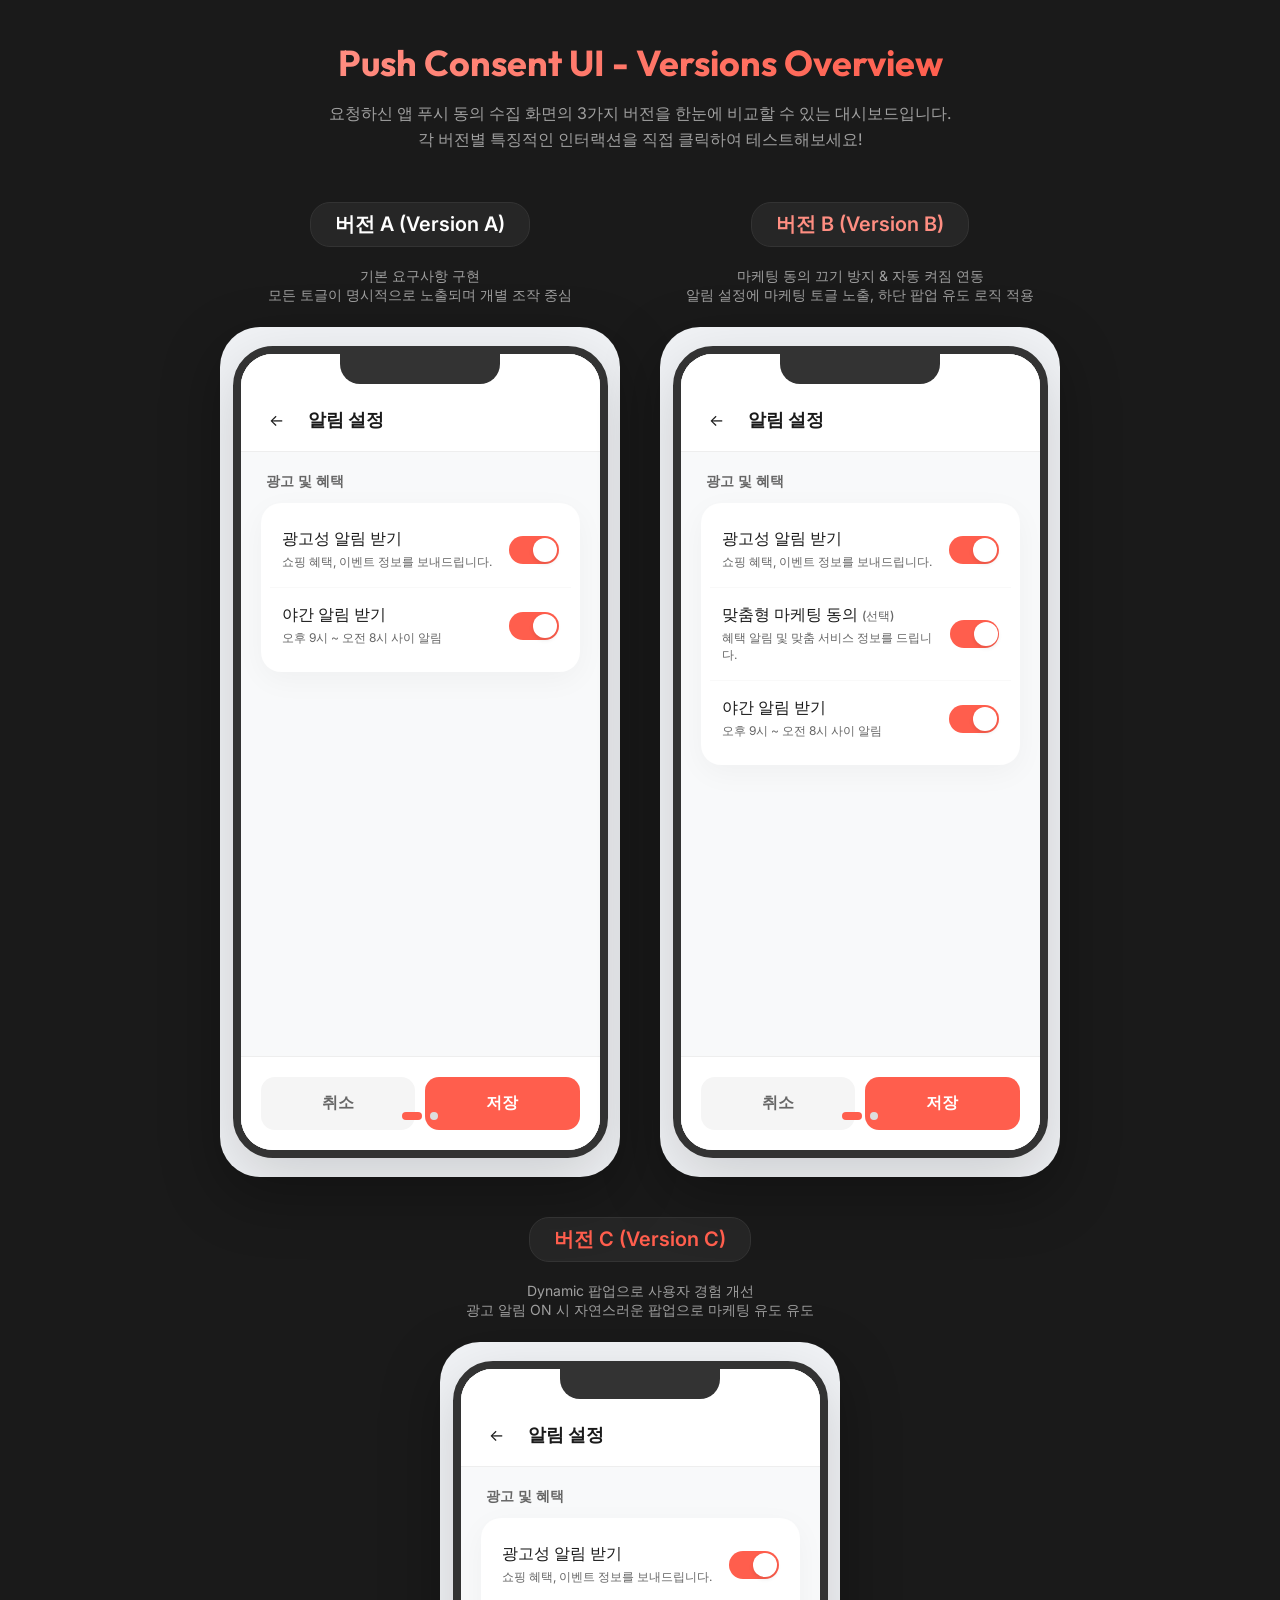
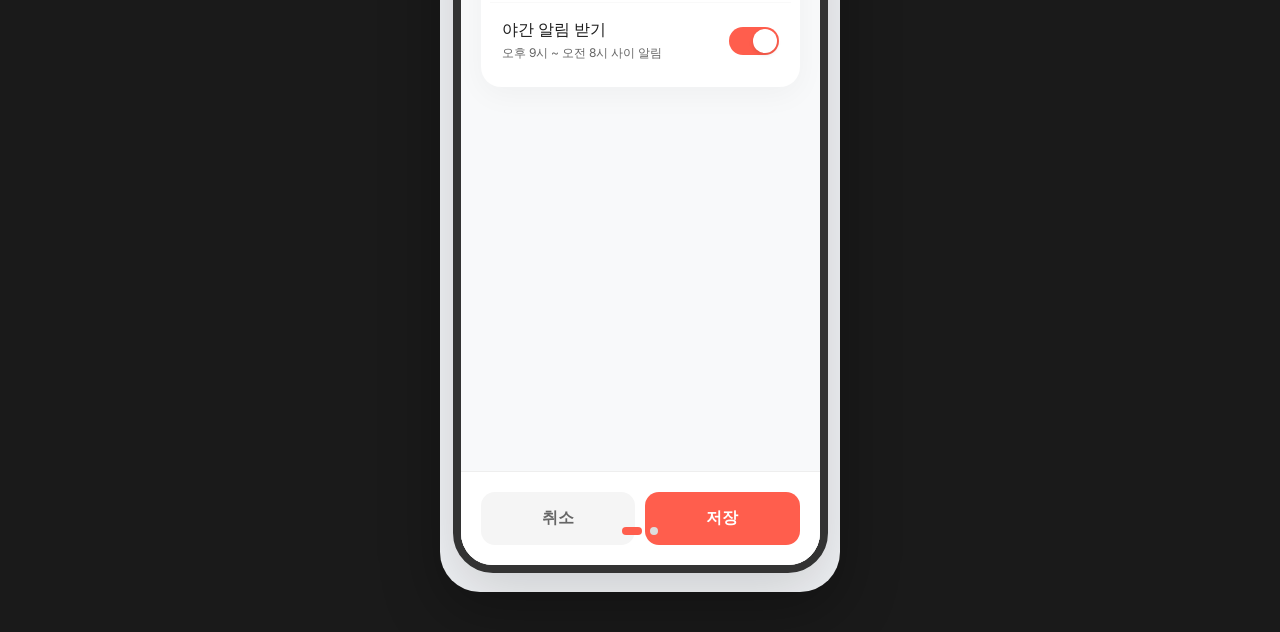
<file: index.html>
<!DOCTYPE html>
<html lang="ko">
<head>
    <meta charset="UTF-8">
    <meta name="viewport" content="width=device-width, initial-scale=1.0">
    <title>App Push Consent - All Versions (A, B, C)</title>
    <link href="https://fonts.googleapis.com/css2?family=Inter:wght@400;500;600;700&family=Outfit:wght@400;600;700&display=swap" rel="stylesheet">
    <style>
        :root {
            --bg: #1A1A1A;
            --text-main: #FFFFFF;
            --text-sub: #A0A0A0;
            --border: #333333;
            --primary: #FF5E4D;
        }

        body {
            font-family: 'Inter', sans-serif;
            margin: 0;
            padding: 40px;
            background-color: var(--bg);
            color: var(--text-main);
            min-height: 100vh;
            display: flex;
            flex-direction: column;
            align-items: center;
        }

        .header {
            text-align: center;
            margin-bottom: 50px;
            max-width: 800px;
        }

        .header h1 {
            font-family: 'Outfit', sans-serif;
            font-size: 36px;
            font-weight: 700;
            margin: 0 0 16px 0;
            background: linear-gradient(135deg, #FF8E82, #FF5E4D);
            -webkit-background-clip: text;
            -webkit-text-fill-color: transparent;
        }

        .header p {
            color: var(--text-sub);
            font-size: 16px;
            line-height: 1.6;
            margin: 0;
        }

        .gallery {
            display: flex;
            gap: 40px;
            justify-content: center;
            flex-wrap: wrap;
            width: 100%;
            max-width: 1400px;
        }

        .frame-container {
            display: flex;
            flex-direction: column;
            align-items: center;
            gap: 20px;
        }

        .frame-title {
            font-size: 20px;
            font-weight: 600;
            margin: 0;
            padding: 8px 24px;
            background: rgba(255, 255, 255, 0.05);
            border-radius: 20px;
            border: 1px solid var(--border);
        }

        .frame-desc {
            font-size: 14px;
            color: var(--text-sub);
            text-align: center;
            max-width: 380px;
            margin: 0;
            min-height: 40px;
        }

        iframe {
            width: 400px;
            height: 850px;
            border: none;
            border-radius: 40px;
            background: transparent;
            box-shadow: 0 20px 60px rgba(0, 0, 0, 0.3);
            /* Zoom scale if needed to fit perfectly */
        }

        @media (max-width: 1200px) {
            .gallery {
                flex-direction: column;
                align-items: center;
            }
            body {
                padding: 20px;
            }
        }
    </style>
</head>
<body>

    <div class="header">
        <h1>Push Consent UI - Versions Overview</h1>
        <p>요청하신 앱 푸시 동의 수집 화면의 3가지 버전을 한눈에 비교할 수 있는 대시보드입니다.<br>각 버전별 특징적인 인터랙션을 직접 클릭하여 테스트해보세요!</p>
    </div>

    <div class="gallery">
        <!-- Version A -->
        <div class="frame-container">
            <h2 class="frame-title">버전 A (Version A)</h2>
            <p class="frame-desc">기본 요구사항 구현<br>모든 토글이 명시적으로 노출되며 개별 조작 중심</p>
            <iframe src="index_version_a.html" title="Version A"></iframe>
        </div>

        <!-- Version B -->
        <div class="frame-container">
            <h2 class="frame-title" style="color: #FF8E82;">버전 B (Version B)</h2>
            <p class="frame-desc">마케팅 동의 끄기 방지 & 자동 켜짐 연동<br>알림 설정에 마케팅 토글 노출, 하단 팝업 유도 로직 적용</p>
            <iframe src="index_version_b.html" title="Version B"></iframe>
        </div>

        <!-- Version C -->
        <div class="frame-container">
            <h2 class="frame-title" style="color: #FF5E4D;">버전 C (Version C)</h2>
            <p class="frame-desc">Dynamic 팝업으로 사용자 경험 개선<br>광고 알림 ON 시 자연스러운 팝업으로 마케팅 유도 유도</p>
            <iframe src="index_version_c.html" title="Version C"></iframe>
        </div>
    </div>

</body>
</html>
</file>
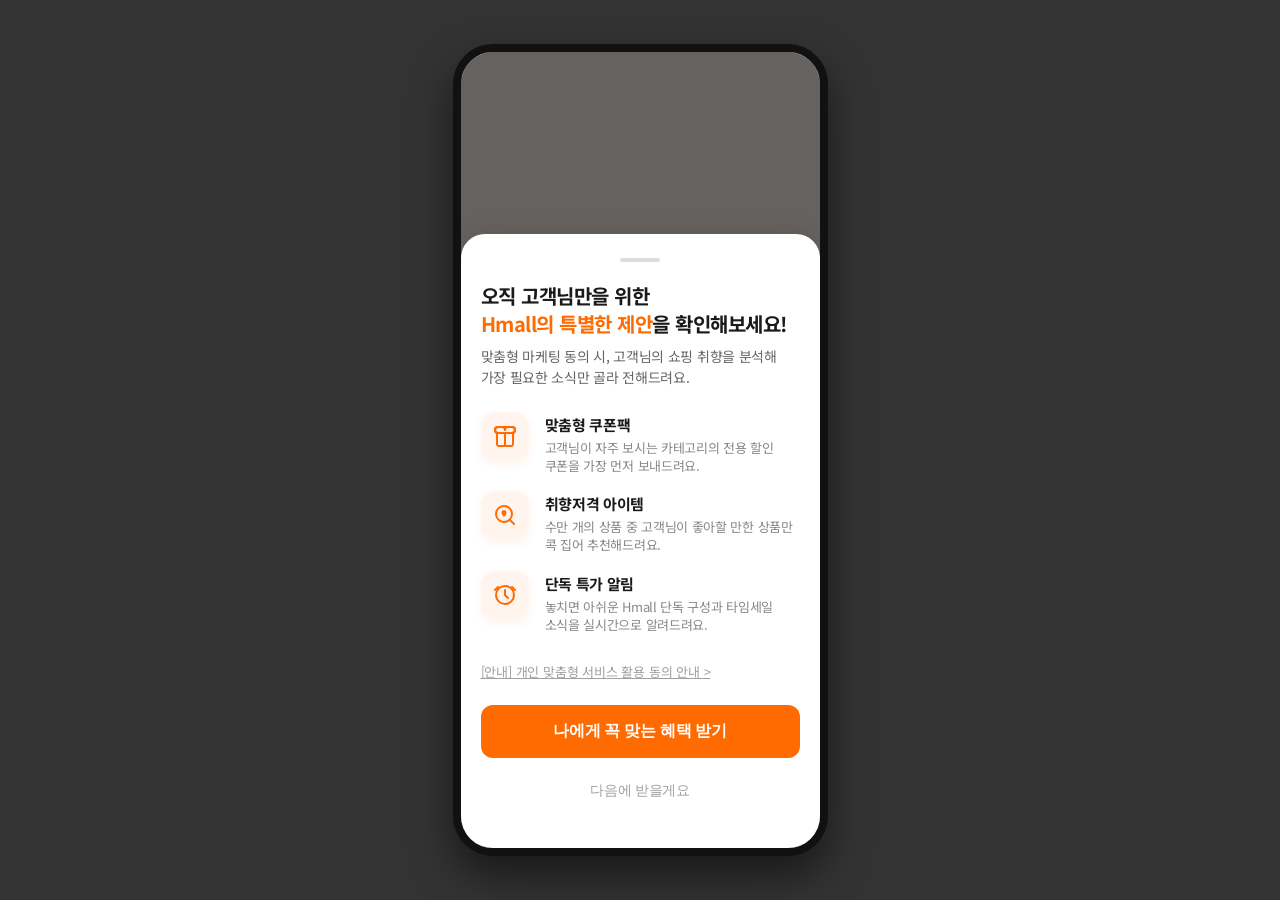
<file: hmall_consent_ui/index.html>
<!DOCTYPE html>
<html lang="ko">
<head>
    <meta charset="UTF-8">
    <meta name="viewport" content="width=device-width, initial-scale=1.0">
    <title>Hmall 맞춤형 마케팅 동의</title>
    <link rel="stylesheet" href="style.css">
    <link rel="preconnect" href="https://fonts.googleapis.com">
    <link rel="preconnect" href="https://fonts.gstatic.com" crossorigin>
    <link href="https://fonts.googleapis.com/css2?family=Noto+Sans+KR:wght@400;500;700;800&display=swap" rel="stylesheet">
</head>
<body>
    <div class="app-background">
        <div class="overlay" id="overlay"></div>

        <div class="bottom-sheet" id="bottomSheet">
            <div class="drag-handle"></div>
            
            <div class="header">
                <h1 class="main-title">오직 고객님만을 위한<br><span class="highlight">Hmall의 특별한 제안</span>을 확인해보세요!</h1>
                <p class="description">맞춤형 마케팅 동의 시, 고객님의 쇼핑 취향을 분석해 가장 필요한 소식만 골라 전해드려요.</p>
            </div>

            <div class="benefits-list">
                <div class="benefit-item">
                    <div class="icon-container">
                        <svg class="icon-svg" viewBox="0 0 24 24" fill="none" xmlns="http://www.w3.org/2000/svg">
                            <path d="M20 9H4V20C4 20.5304 4.21071 21.0391 4.58579 21.4142C4.96086 21.7893 5.46957 22 6 22H18C18.5304 22 19.0391 21.7893 19.4142 21.4142C19.7893 21.0391 20 20.5304 20 20V9Z" fill="#FFF5EE" stroke="#FF6B00" stroke-width="2" stroke-linecap="round" stroke-linejoin="round"/>
                            <path d="M12 9V22" stroke="#FF6B00" stroke-width="2" stroke-linecap="round" stroke-linejoin="round"/>
                            <path d="M22 6C22 7.65685 20.6569 9 19 9H5C3.34315 9 2 7.65685 2 6C2 4.34315 3.34315 3 5 3H19C20.6569 3 22 4.34315 22 6Z" fill="#FFF5EE" stroke="#FF6B00" stroke-width="2" stroke-linecap="round" stroke-linejoin="round"/>
                            <path d="M12 6C12 4.34315 10.6569 3 9 3H5C3.34315 3 2 4.34315 2 6C2 7.65685 3.34315 9 5 9" stroke="#FF6B00" stroke-width="2" stroke-linecap="round" stroke-linejoin="round"/>
                            <path d="M12 6C12 4.34315 13.3431 3 15 3H19C20.6569 3 22 4.34315 22 6C22 7.65685 20.6569 9 19 9" stroke="#FF6B00" stroke-width="2" stroke-linecap="round" stroke-linejoin="round"/>
                        </svg>
                    </div>
                    <div class="benefit-content">
                        <h2 class="benefit-title">맞춤형 쿠폰팩</h2>
                        <p class="benefit-desc">고객님이 자주 보시는 카테고리의 전용 할인 쿠폰을 가장 먼저 보내드려요.</p>
                    </div>
                </div>

                <div class="benefit-item">
                    <div class="icon-container">
                        <svg class="icon-svg" viewBox="0 0 24 24" fill="none" xmlns="http://www.w3.org/2000/svg">
                            <path d="M11 19C15.4183 19 19 15.4183 19 11C19 6.58172 15.4183 3 11 3C6.58172 3 3 6.58172 3 11C3 15.4183 6.58172 19 11 19Z" stroke="#FF6B00" stroke-width="2" stroke-linecap="round" stroke-linejoin="round"/>
                            <path d="M21 21L16.65 16.65" stroke="#FF6B00" stroke-width="2" stroke-linecap="round" stroke-linejoin="round"/>
                            <path d="M11 14C11 14 13.5 11.5 13.5 9.5C13.5 8.11929 12.3807 7 11 7C9.61929 7 8.5 8.11929 8.5 9.5C8.5 11.5 11 14 11 14Z" fill="#FF6B00"/>
                        </svg>
                    </div>
                    <div class="benefit-content">
                        <h2 class="benefit-title">취향저격 아이템</h2>
                        <p class="benefit-desc">수만 개의 상품 중 고객님이 좋아할 만한 상품만 콕 집어 추천해드려요.</p>
                    </div>
                </div>

                <div class="benefit-item">
                    <div class="icon-container">
                        <svg class="icon-svg" viewBox="0 0 24 24" fill="none" xmlns="http://www.w3.org/2000/svg">
                            <circle cx="12" cy="12" r="9" stroke="#FF6B00" stroke-width="2" stroke-linecap="round" stroke-linejoin="round"/>
                            <path d="M12 7V12L15 15" stroke="#FF6B00" stroke-width="2" stroke-linecap="round" stroke-linejoin="round"/>
                            <path d="M19 4L22 7" stroke="#FF6B00" stroke-width="2" stroke-linecap="round" stroke-linejoin="round"/>
                            <path d="M2 7L5 4" stroke="#FF6B00" stroke-width="2" stroke-linecap="round" stroke-linejoin="round"/>
                        </svg>
                    </div>
                    <div class="benefit-content">
                        <h2 class="benefit-title">단독 특가 알림</h2>
                        <p class="benefit-desc">놓치면 아쉬운 Hmall 단독 구성과 타임세일 소식을 실시간으로 알려드려요.</p>
                    </div>
                </div>
            </div>

            <a href="#" class="consent-link" id="consentLink">[안내] 개인 맞춤형 서비스 활용 동의 안내 &gt;</a>

            <div class="button-group">
                <button class="btn-primary" id="btnAccept">나에게 꼭 맞는 혜택 받기</button>
                <button class="btn-secondary" id="btnReject">다음에 받을게요</button>
            </div>
        </div>
    </div>

    <script src="script.js"></script>
</body>
</html>
</file>
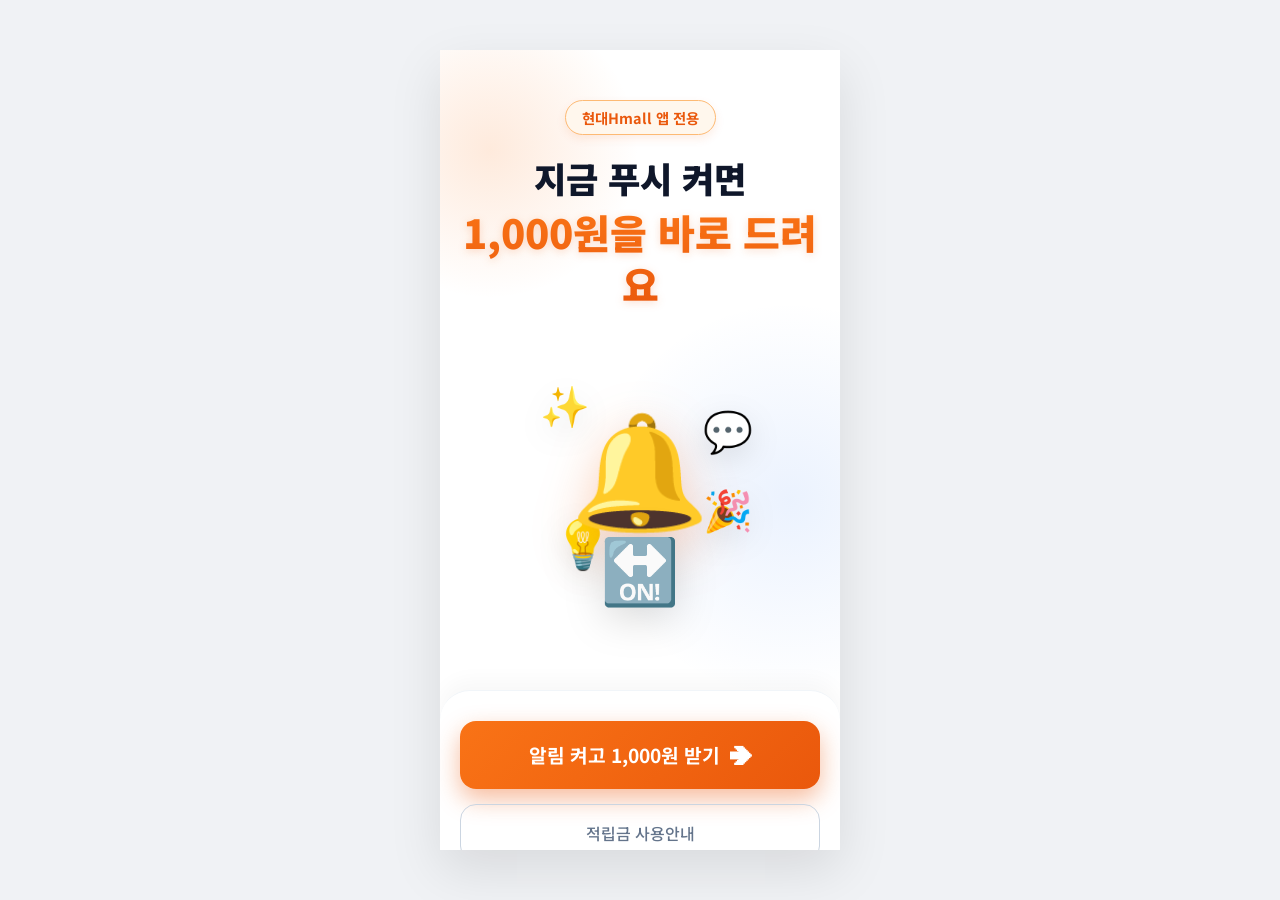
<file: hmall_event_kv.html>
<!DOCTYPE html>
<html lang="ko">
<head>
    <meta charset="UTF-8">
    <meta name="viewport" content="width=device-width, initial-scale=1.0">
    <title>HMall 푸시 알림 이벤트</title>
    <link href="https://fonts.googleapis.com/css2?family=Noto+Sans+KR:wght@400;500;700;900&display=swap" rel="stylesheet">
    <style>
        * {
            margin: 0;
            padding: 0;
            box-sizing: border-box;
            font-family: 'Noto Sans KR', sans-serif;
        }

        body {
            display: flex;
            justify-content: center;
            align-items: center;
            min-height: 100vh;
            background-color: #f0f2f5;
        }

        .mobile-container {
            width: 100%;
            max-width: 400px;
            height: 800px;
            background: #ffffff; /* 밝은 색상으로 변경 */
            position: relative;
            overflow: hidden;
            box-shadow: 0 20px 50px rgba(0,0,0,0.1);
            display: flex;
            flex-direction: column;
            align-items: center;
            color: #1e293b;
        }

        /* Decorative Background Elements */
        .glow {
            position: absolute;
            width: 300px;
            height: 300px;
            background: radial-gradient(circle, rgba(249,115,22,0.15) 0%, rgba(255,255,255,0) 70%);
            top: -50px;
            left: -100px;
            border-radius: 50%;
            z-index: 0;
        }

        .glow2 {
            position: absolute;
            width: 400px;
            height: 400px;
            background: radial-gradient(circle, rgba(59,130,246,0.1) 0%, rgba(255,255,255,0) 70%);
            bottom: 150px;
            right: -150px;
            border-radius: 50%;
            z-index: 0;
        }

        .kv-content {
            position: relative;
            z-index: 10;
            display: flex;
            flex-direction: column;
            align-items: center;
            width: 100%;
            padding: 50px 20px;
            flex-grow: 1;
        }

        .badge {
            background: #fff7ed;
            color: #ea580c;
            border: 1px solid #fdba74;
            padding: 6px 16px;
            border-radius: 20px;
            font-weight: 700;
            font-size: 0.9rem;
            margin-bottom: 20px;
            box-shadow: 0 4px 10px rgba(234,88,12,0.1);
            animation: bounceIn 1s cubic-bezier(0.175, 0.885, 0.32, 1.275);
        }

        .title {
            text-align: center;
            font-size: 2.2rem;
            font-weight: 900;
            line-height: 1.3;
            margin-bottom: 40px;
            animation: fadeInDown 0.8s ease-out;
            color: #0f172a;
        }

        .highlight {
            color: #ea580c;
            display: block;
            font-size: 2.5rem;
            background: -webkit-linear-gradient(#f97316, #ea580c);
            -webkit-background-clip: text;
            -webkit-text-fill-color: transparent;
            filter: drop-shadow(0 2px 4px rgba(234,88,12,0.2));
            margin-top: 5px;
        }

        /* 3D Object Area (Push ON 시각화) */
        .visual-area {
            position: relative;
            width: 250px;
            height: 250px;
            margin-bottom: 40px;
            animation: float 4s ease-in-out infinite;
        }

        .main-icon {
            font-size: 7rem;
            position: absolute;
            top: 45%;
            left: 50%;
            transform: translate(-50%, -50%);
            filter: drop-shadow(0 15px 25px rgba(234,88,12,0.3));
            z-index: 2;
        }

        .small-icon {
            font-size: 2.5rem;
            position: absolute;
            filter: drop-shadow(0 10px 15px rgba(0,0,0,0.1));
            font-weight: 900;
        }
        
        .toggle-icon {
            font-size: 4rem;
            position: absolute;
            bottom: -5%;
            left: 50%;
            transform: translateX(-50%);
            filter: drop-shadow(0 10px 20px rgba(0,0,0,0.15));
            z-index: 3;
            animation: bounce 2s infinite;
        }

        .icon1 { top: 10%; left: 10%; animation: float 3s ease-in-out infinite 0.5s; }
        .icon2 { top: 20%; right: 5%; animation: float 3.5s ease-in-out infinite 1s; }
        .icon3 { bottom: 10%; left: 15%; animation: float 2.5s ease-in-out infinite 0.2s; font-size: 3rem; color: #3b82f6;}
        .icon4 { bottom: 25%; right: 5%; animation: float 4s ease-in-out infinite 0.8s; color: #ea580c; }

        /* Bottom Action Area */
        .action-area {
            position: relative;
            z-index: 10;
            width: 100%;
            padding: 30px 20px;
            background: #ffffff;
            border-top: 1px solid #f1f5f9;
            box-shadow: 0 -10px 20px rgba(0,0,0,0.03);
            border-radius: 30px 30px 0 0;
            display: flex;
            flex-direction: column;
            gap: 15px;
        }

        .btn-primary {
            background: linear-gradient(135deg, #f97316 0%, #ea580c 100%);
            color: white;
            border: none;
            padding: 18px 20px;
            border-radius: 16px;
            font-size: 1.2rem;
            font-weight: 700;
            cursor: pointer;
            box-shadow: 0 10px 25px rgba(234, 88, 12, 0.4);
            transition: transform 0.2s, box-shadow 0.2s;
            display: flex;
            justify-content: center;
            align-items: center;
            gap: 10px;
        }

        .btn-primary:active {
            transform: translateY(2px);
            box-shadow: 0 5px 15px rgba(234, 88, 12, 0.4);
        }

        .btn-primary::after {
            content: '➔';
            font-size: 1.4rem;
        }

        .btn-secondary {
            background: transparent;
            color: #64748b;
            border: 1px solid #cbd5e1;
            padding: 16px 20px;
            border-radius: 16px;
            font-size: 1rem;
            font-weight: 500;
            cursor: pointer;
            transition: background 0.2s;
        }

        .btn-secondary:active {
            background: #f8fafc;
        }

        /* Bottom Sheet Styles */
        .overlay {
            position: absolute;
            top: 0; left: 0; width: 100%; height: 100%;
            background: rgba(0,0,0,0.5);
            z-index: 20;
            opacity: 0;
            pointer-events: none;
            transition: opacity 0.3s ease;
        }
        .overlay.active {
            opacity: 1;
            pointer-events: auto;
        }

        .bottom-sheet {
            position: absolute;
            bottom: -100%;
            left: 0;
            width: 100%;
            background: #ffffff;
            border-radius: 24px 24px 0 0;
            padding: 30px 20px;
            z-index: 30;
            transition: bottom 0.3s cubic-bezier(0.2, 0.8, 0.2, 1);
            color: #333;
            box-shadow: 0 -10px 20px rgba(0,0,0,0.1);
        }
        .bottom-sheet.active {
            bottom: 0;
        }

        .bs-header {
            display: flex;
            justify-content: space-between;
            align-items: center;
            margin-bottom: 25px;
        }
        .bs-title {
            font-size: 1.3rem;
            font-weight: 700;
            color: #0f172a;
        }
        .bs-close {
            background: none;
            border: none;
            font-size: 1.8rem;
            line-height: 1;
            cursor: pointer;
            color: #94a3b8;
        }
        
        .bs-content {
            font-size: 0.95rem;
            line-height: 1.5;
            max-height: 400px;
            overflow-y: auto;
            padding-bottom: 20px;
        }
        
        .bs-info-row {
            display: flex;
            margin-bottom: 12px;
        }
        .bs-info-label {
            font-weight: 700;
            color: #ea580c;
            width: 70px;
            flex-shrink: 0;
        }
        .bs-info-value {
            color: #334155;
        }

        .bs-notice-title {
            font-weight: 700;
            color: #475569;
            margin-top: 25px;
            margin-bottom: 12px;
            border-top: 1px solid #e2e8f0;
            padding-top: 20px;
        }
        .bs-notice-list {
            list-style: none;
            padding-left: 0;
            color: #64748b;
            font-size: 0.85rem;
        }
        .bs-notice-list li {
            position: relative;
            padding-left: 12px;
            margin-bottom: 8px;
            line-height: 1.4;
        }
        .bs-notice-list li::before {
            content: '•';
            position: absolute;
            left: 0;
            color: #94a3b8;
        }

        /* Animations */
        @keyframes float {
            0% { transform: translateY(0px); }
            50% { transform: translateY(-15px); }
            100% { transform: translateY(0px); }
        }

        @keyframes bounceIn {
            0% { transform: scale(0); opacity: 0; }
            50% { transform: scale(1.1); }
            100% { transform: scale(1); opacity: 1; }
        }

        @keyframes fadeInDown {
            0% { transform: translateY(-20px); opacity: 0; }
            100% { transform: translateY(0); opacity: 1; }
        }

        @keyframes bounce {
            0%, 20%, 50%, 80%, 100% { transform: translateX(-50%) translateY(0); }
            40% { transform: translateX(-50%) translateY(-15px); }
            60% { transform: translateX(-50%) translateY(-7px); }
        }
    </style>
</head>
<body>
    <div class="mobile-container">
        <div class="glow"></div>
        <div class="glow2"></div>
        
        <div class="kv-content">
            <div class="badge">현대Hmall 앱 전용</div>
            
            <h1 class="title">
                지금 푸시 켜면<br>
                <span class="highlight">1,000원을 바로 드려요</span>
            </h1>
            
            <div class="visual-area">
                <div class="small-icon icon1">✨</div>
                <div class="small-icon icon2">💬</div>
                <div class="main-icon">🔔</div>
                <div class="small-icon icon3">💡</div>
                <div class="small-icon icon4">🎉</div>
                <div class="toggle-icon">🔛</div>
            </div>
        </div>

        <div class="action-area">
            <button class="btn-primary">알림 켜고 1,000원 받기</button>
            <button class="btn-secondary" id="btnGuide">적립금 사용안내</button>
        </div>

        <!-- Bottom Sheet -->
        <div class="overlay" id="overlay"></div>
        <div class="bottom-sheet" id="bottomSheet">
            <div class="bs-header">
                <div class="bs-title">적립금 사용안내</div>
                <button class="bs-close" id="btnClose">&times;</button>
            </div>
            <div class="bs-content">
                <div class="bs-info-row">
                    <div class="bs-info-label">응모 방법</div>
                    <div class="bs-info-value">Hmall 앱에서 혜택 푸시 알림 수신하면 자동 지급</div>
                </div>
                <div class="bs-info-row">
                    <div class="bs-info-label">증정 일자</div>
                    <div class="bs-info-value">응모 즉시 자동 증정</div>
                </div>
                <div class="bs-info-row">
                    <div class="bs-info-label">사용 기간</div>
                    <div class="bs-info-value">증정일 당일 23:59까지</div>
                </div>

                <div class="bs-notice-title">유의 사항</div>
                <ul class="bs-notice-list">
                    <li>경품(적립금)은 당첨 즉시 제공됩니다. 부여 현황은 [마이페이지 &gt; 포인트]에서 확인해 주세요.</li>
                    <li>지급된 경품은 증정 당일 소멸되며, 기간 내 미사용시 자동 소멸됩니다.</li>
                    <li>고객님의 기기 및 네트워크 상황으로 인한 참여 기회 상실은 당사에서 책임지지 않습니다.</li>
                    <li>본 이벤트는 당사 사정에 의해 사전 고지 없이 조기 종료되거나 변경될 수 있습니다.</li>
                    <li>본 이벤트는 앱 전용 이벤트로 혜택 푸시에 동의한 고객에 한하여 참여 가능합니다.</li>
                </ul>
            </div>
        </div>
    </div>

    <script>
        const btnGuide = document.getElementById('btnGuide');
        const btnClose = document.getElementById('btnClose');
        const overlay = document.getElementById('overlay');
        const bottomSheet = document.getElementById('bottomSheet');

        function openSheet() {
            overlay.classList.add('active');
            bottomSheet.classList.add('active');
        }

        function closeSheet() {
            overlay.classList.remove('active');
            bottomSheet.classList.remove('active');
        }

        btnGuide.addEventListener('click', openSheet);
        btnClose.addEventListener('click', closeSheet);
        overlay.addEventListener('click', closeSheet);
    </script>
</body>
</html>
</file>
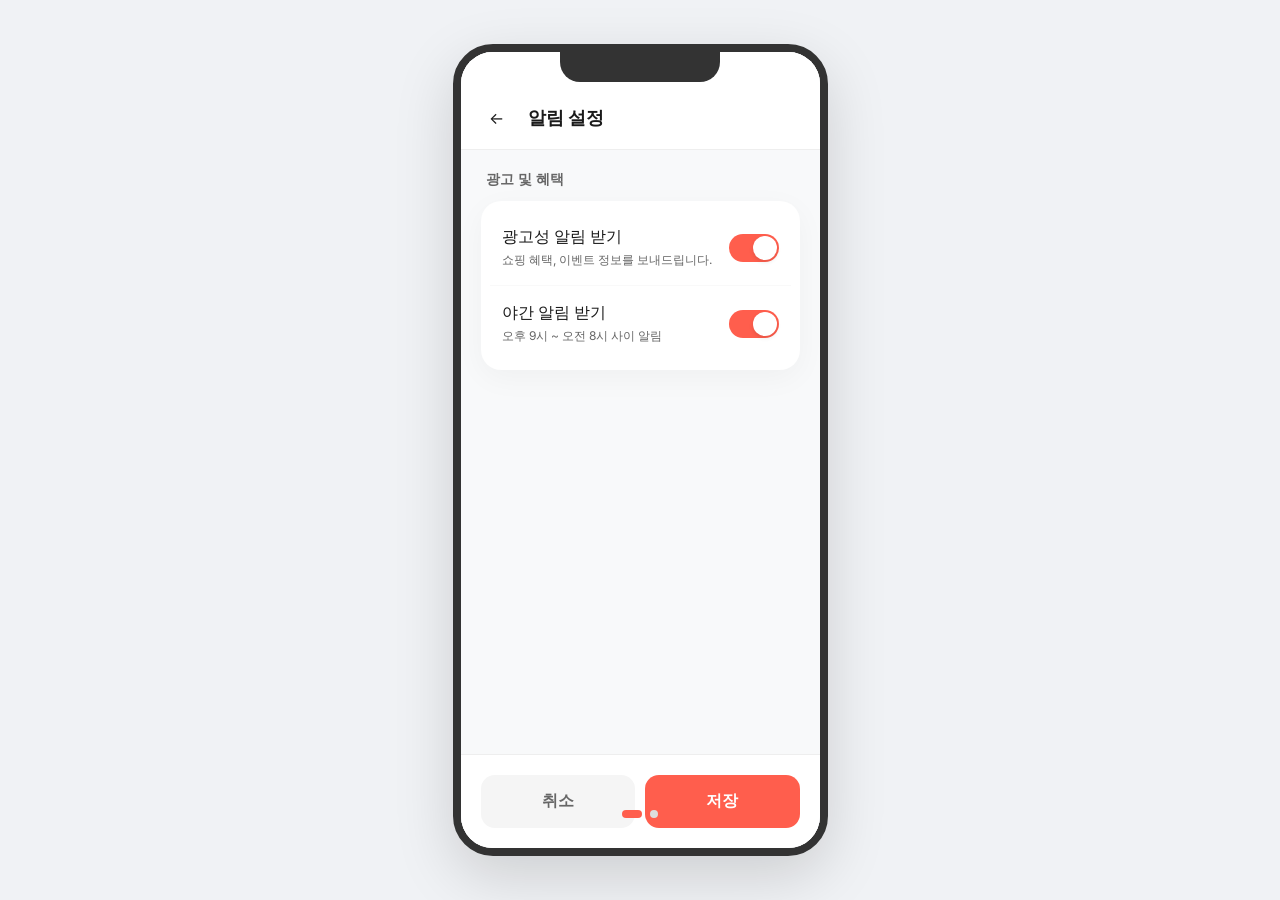
<file: index_version_a.html>
<!DOCTYPE html>
<html lang="ko">
<head>
    <meta charset="UTF-8">
    <meta name="viewport" content="width=device-width, initial-scale=1.0">
    <title>App Push Consent Redesign Demo</title>
    <link href="https://fonts.googleapis.com/css2?family=Inter:wght@400;500;600&family=Outfit:wght@400;600;700&display=swap" rel="stylesheet">
    <style>
        :root {
            --primary: #FF5E4D;
            --primary-light: #FF8E82;
            --bg: #F8F9FA;
            --card-bg: #FFFFFF;
            --text-main: #1A1A1A;
            --text-sub: #666666;
            --border: #EEEEEE;
            --shadow: 0 8px 30px rgba(0, 0, 0, 0.04);
            --transition: all 0.3s cubic-bezier(0.4, 0, 0.2, 1);
        }

        * {
            box-sizing: border-box;
            -webkit-tap-highlight-color: transparent;
        }

        body {
            font-family: 'Inter', -apple-system, BlinkMacSystemFont, sans-serif;
            background-color: #f0f2f5;
            margin: 0;
            display: flex;
            justify-content: center;
            align-items: center;
            min-height: 100vh;
            color: var(--text-main);
        }

        /* Mobile Frame */
        .phone-frame {
            width: 375px;
            height: 812px;
            background: var(--bg);
            border-radius: 40px;
            box-shadow: 0 20px 60px rgba(0, 0, 0, 0.15);
            position: relative;
            overflow: hidden;
            border: 8px solid #333;
        }

        .notch {
            position: absolute;
            top: 0;
            left: 50%;
            transform: translateX(-50%);
            width: 160px;
            height: 30px;
            background: #333;
            border-bottom-left-radius: 20px;
            border-bottom-right-radius: 20px;
            z-index: 100;
        }

        .screen {
            height: 100%;
            display: flex;
            flex-direction: column;
            position: absolute;
            top: 0;
            left: 0;
            width: 100%;
            transition: var(--transition);
            background: var(--bg);
        }

        .screen.hidden {
            transform: translateX(100%);
            opacity: 0;
            pointer-events: none;
        }

        /* Header */
        header {
            padding: 50px 20px 15px;
            background: #fff;
            display: flex;
            align-items: center;
            gap: 15px;
            border-bottom: 1px solid var(--border);
        }

        .back-btn {
            cursor: pointer;
            width: 32px;
            height: 32px;
            display: flex;
            align-items: center;
            justify-content: center;
            border-radius: 50%;
            transition: var(--transition);
        }

        .back-btn:hover {
            background: #f5f5f5;
        }

        h1 {
            font-family: 'Outfit', sans-serif;
            font-size: 18px;
            font-weight: 600;
            margin: 0;
            flex: 1;
        }

        /* Content Areas */
        .content {
            padding: 20px;
            flex: 1;
            overflow-y: auto;
        }

        .section-title {
            font-size: 14px;
            font-weight: 600;
            color: var(--text-sub);
            margin-bottom: 12px;
            padding-left: 5px;
        }

        .card {
            background: var(--card-bg);
            border-radius: 20px;
            padding: 8px;
            box-shadow: var(--shadow);
            margin-bottom: 24px;
            border: 1px solid rgba(255, 255, 255, 0.5);
        }

        .row {
            display: flex;
            align-items: center;
            justify-content: space-between;
            padding: 16px 12px;
            gap: 12px;
        }

        .row:not(:last-child) {
            border-bottom: 1px solid #f9f9f9;
        }

        .label-group {
            display: flex;
            flex-direction: column;
            gap: 4px;
        }

        .main-label {
            font-size: 16px;
            font-weight: 500;
        }

        .sub-label {
            font-size: 12px;
            color: var(--text-sub);
        }

        /* Toggles */
        .toggle {
            width: 50px;
            height: 28px;
            background: #E5E7EB;
            border-radius: 14px;
            position: relative;
            cursor: pointer;
            transition: var(--transition);
        }

        .toggle::after {
            content: '';
            position: absolute;
            top: 2px;
            left: 2px;
            width: 24px;
            height: 24px;
            background: #fff;
            border-radius: 50%;
            box-shadow: 0 2px 4px rgba(0,0,0,0.1);
            transition: var(--transition);
        }

        .toggle.active {
            background: var(--primary);
        }

        .toggle.active::after {
            left: 24px;
        }

        /* Checkboxes */
        .checkbox-grid {
            display: grid;
            grid-template-columns: 1fr 1fr;
            gap: 10px;
            padding: 8px;
            transition: var(--transition);
        }

        .checkbox-item {
            display: flex;
            align-items: center;
            gap: 8px;
            padding: 12px;
            background: #F9FAFB;
            border: 1px solid #EDEDED;
            border-radius: 12px;
            cursor: pointer;
            transition: var(--transition);
            font-size: 14px;
            font-weight: 500;
        }

        .checkbox-item.checked {
            background: #FFF5F4;
            border-color: var(--primary-light);
            color: var(--primary);
        }

        .check-circle {
            width: 20px;
            height: 20px;
            border: 2px solid #D1D5DB;
            border-radius: 50%;
            display: flex;
            align-items: center;
            justify-content: center;
            transition: var(--transition);
        }

        .checkbox-item.checked .check-circle,
        .check-circle.checked {
            background: var(--primary);
            border-color: var(--primary);
        }

        .checkbox-item.checked .check-circle::after,
        .check-circle.checked::after {
            content: '✓';
            color: #fff;
            font-size: 12px;
            font-weight: bold;
        }

        /* Footer */
        .footer-btns {
            padding: 20px;
            background: #fff;
            border-top: 1px solid var(--border);
            display: flex;
            gap: 10px;
        }

        .btn {
            flex: 1;
            padding: 16px;
            border-radius: 14px;
            border: none;
            font-size: 16px;
            font-weight: 600;
            cursor: pointer;
            transition: var(--transition);
        }

        .btn-secondary {
            background: #f5f5f5;
            color: var(--text-sub);
        }

        .btn-primary {
            background: var(--primary);
            color: #fff;
        }

        .nav-indicator {
            position: absolute;
            bottom: 30px;
            left: 0;
            right: 0;
            display: flex;
            justify-content: center;
            gap: 8px;
            pointer-events: none;
        }
        .dot {
            width: 8px;
            height: 8px;
            border-radius: 50%;
            background: #DDD;
        }
        .dot.active {
            background: var(--primary);
            width: 20px;
            border-radius: 4px;
        }

        .toast {
            position: absolute;
            bottom: 100px;
            left: 20px;
            right: 20px;
            background: rgba(0,0,0,0.8);
            color: #fff;
            padding: 12px;
            border-radius: 10px;
            text-align: center;
            opacity: 0;
            transform: translateY(20px);
            transition: var(--transition);
            z-index: 1000;
        }
        .toast.show {
            opacity: 1;
            transform: translateY(0);
        }
    </style>
</head>
<body>

    <div class="phone-frame">
        <div class="notch"></div>
        <div id="toast" class="toast">저장되었습니다!</div>

        <!-- Screen 1: Notification Settings -->
        <div id="screen-1" class="screen">
            <header>
                <div class="back-btn" onclick="app.navTo(2)">←</div>
                <h1>알림 설정</h1>
            </header>
            <div class="content">
                <div class="section-title">광고 및 혜택</div>
                <div class="card">
                    <div class="row" onclick="app.toggleAd()">
                        <div class="label-group">
                            <span class="main-label">광고성 알림 받기</span>
                            <span class="sub-label">쇼핑 혜택, 이벤트 정보를 보내드립니다.</span>
                        </div>
                        <div id="ad-toggle" class="toggle active"></div>
                    </div>
                    <div class="row" onclick="app.toggleNight()">
                        <div class="label-group">
                            <span class="main-label">야간 알림 받기</span>
                            <span class="sub-label">오후 9시 ~ 오전 8시 사이 알림</span>
                        </div>
                        <div id="night-toggle" class="toggle active"></div>
                    </div>
                </div>
            </div>
            <div class="footer-btns">
                <button class="btn btn-secondary">취소</button>
                <button class="btn btn-primary" onclick="app.showToast()">저장</button>
            </div>
            <div class="nav-indicator">
                <div class="dot active"></div>
                <div class="dot"></div>
            </div>
        </div>

        <!-- Screen 2: User Info Management -->
        <div id="screen-2" class="screen hidden">
            <header>
                <div class="back-btn" onclick="app.navTo(1)">←</div>
                <h1>회원정보관리</h1>
            </header>
            <div class="content">
                <div class="section-title">마케팅 활용 동의</div>
                <div class="card">
                    <div class="row" onclick="app.toggleMainConsent()">
                        <div style="display:flex; align-items:center; gap:8px;">
                            <div id="main-checkbox" class="check-circle checked" style="border-radius: 4px;"></div>
                            <span class="main-label">맞춤형 마케팅 동의 (선택)</span>
                        </div>
                        <span style="font-size:12px; color:var(--text-sub); text-decoration: underline;">상세보기</span>
                    </div>
                    
                    <div id="sub-channels" class="checkbox-grid">
                        <div class="checkbox-item checked" onclick="app.toggleSub(this, event)">
                            <div class="check-circle"></div> <span>이메일</span>
                        </div>
                        <div class="checkbox-item checked" onclick="app.toggleSub(this, event)">
                            <div class="check-circle"></div> <span>문자</span>
                        </div>
                        <div class="checkbox-item checked" onclick="app.toggleSub(this, event)">
                            <div class="check-circle"></div> <span>전화</span>
                        </div>
                        <div class="checkbox-item checked" onclick="app.toggleSub(this, event)">
                            <div class="check-circle"></div> <span>지류</span>
                        </div>
                    </div>
                </div>
            </div>
            <div class="footer-btns">
                <button class="btn btn-primary" onclick="app.navTo(1)">설정 화면 보기</button>
            </div>
            <div class="nav-indicator">
                <div class="dot"></div>
                <div class="dot active"></div>
            </div>
        </div>
    </div>

    <script>
        const app = {
            init() {
                console.log('App initialized');
                this.adToggle = document.getElementById('ad-toggle');
                this.nightToggle = document.getElementById('night-toggle');
                this.mainCheckbox = document.getElementById('main-checkbox');
                this.subGrid = document.getElementById('sub-channels');
                this.subItems = this.subGrid.querySelectorAll('.checkbox-item');
                this.screen1 = document.getElementById('screen-1');
                this.screen2 = document.getElementById('screen-2');
                this.toast = document.getElementById('toast');
            },

            toggleAd() {
                const isActive = this.adToggle.classList.toggle('active');
                if (isActive) {
                    this.nightToggle.classList.add('active');
                } else {
                    this.nightToggle.classList.remove('active');
                }
            },

            toggleNight() {
                this.nightToggle.classList.toggle('active');
            },

            toggleMainConsent() {
                const isChecked = this.mainCheckbox.classList.toggle('checked');
                if (isChecked) {
                    this.subGrid.style.opacity = "1";
                    this.subItems.forEach(item => item.classList.add('checked'));
                } else {
                    this.subGrid.style.opacity = "0.4";
                    this.subItems.forEach(item => item.classList.remove('checked'));
                }
            },

            toggleSub(el, event) {
                event.stopPropagation();
                const isChecked = el.classList.toggle('checked');
                
                // New Upward Logic: If a sub-channel is turned ON, turn ON the main consent as well
                if (isChecked && !this.mainCheckbox.classList.contains('checked')) {
                    this.mainCheckbox.classList.add('checked');
                    this.subGrid.style.opacity = "1";
                }
                
                // (Optional) If all sub-channels are manually turned OFF, maybe main should turn off?
                // The user didn't ask for this, so we leave it as is.
            },

            navTo(screenNum) {
                if (screenNum === 1) {
                    this.screen1.classList.remove('hidden');
                    this.screen2.classList.add('hidden');
                } else {
                    this.screen1.classList.add('hidden');
                    this.screen2.classList.remove('hidden');
                }
            },

            showToast() {
                this.toast.classList.add('show');
                setTimeout(() => this.toast.classList.remove('show'), 3000);
            }
        };

        window.onload = () => app.init();
    </script>
</body>
</html>
</file>
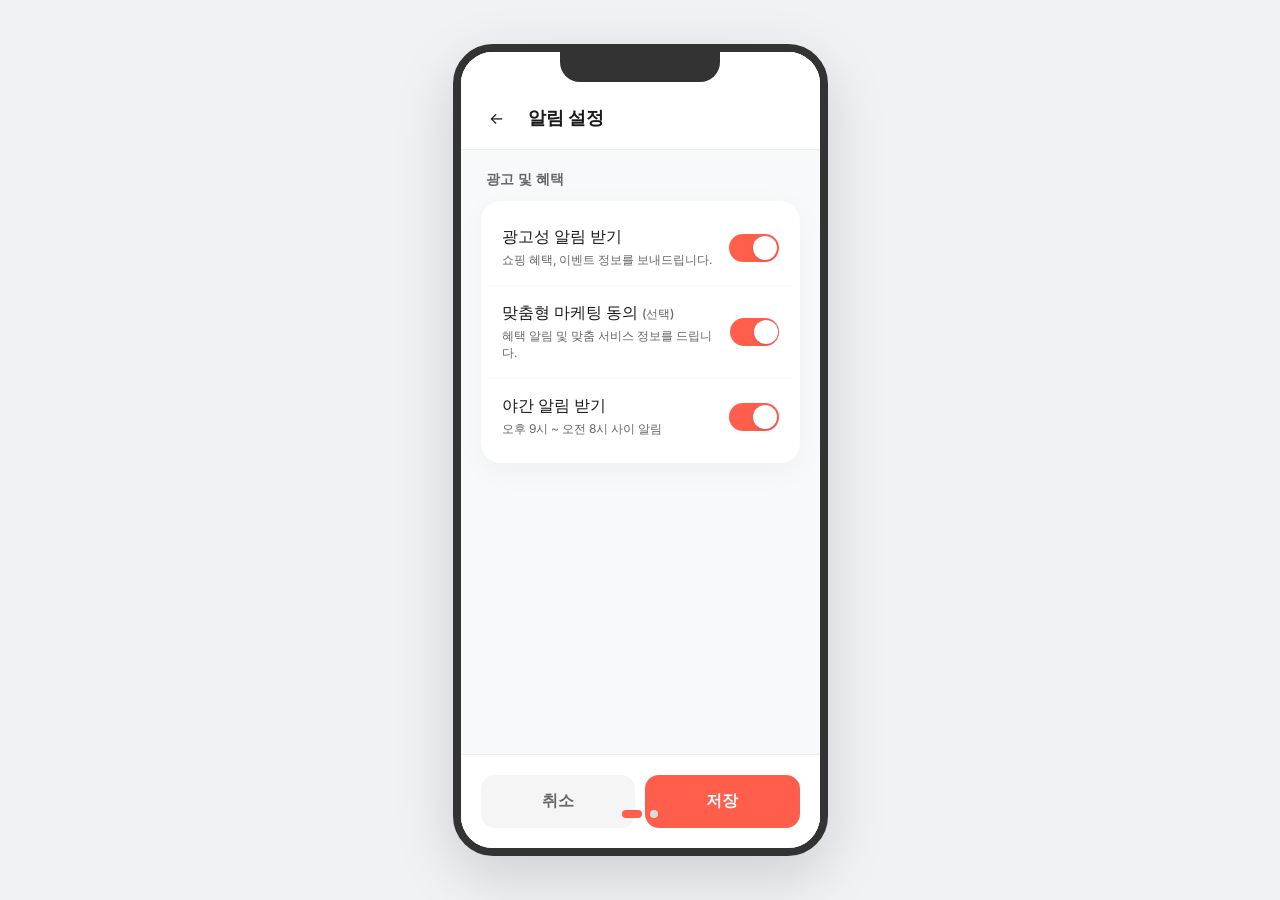
<file: index_version_b.html>
<!DOCTYPE html>
<html lang="ko">
<head>
    <meta charset="UTF-8">
    <meta name="viewport" content="width=device-width, initial-scale=1.0">
    <title>App Push Consent Redesign Demo - Version B.1</title>
    <link href="https://fonts.googleapis.com/css2?family=Inter:wght@400;500;600&family=Outfit:wght@400;600;700&display=swap" rel="stylesheet">
    <style>
        :root {
            --primary: #FF5E4D;
            --primary-light: #FF8E82;
            --bg: #F8F9FA;
            --card-bg: #FFFFFF;
            --text-main: #1A1A1A;
            --text-sub: #666666;
            --border: #EEEEEE;
            --shadow: 0 8px 30px rgba(0, 0, 0, 0.04);
            --transition: all 0.3s cubic-bezier(0.4, 0, 0.2, 1);
        }

        * {
            box-sizing: border-box;
            -webkit-tap-highlight-color: transparent;
        }

        body {
            font-family: 'Inter', -apple-system, BlinkMacSystemFont, sans-serif;
            background-color: #f0f2f5;
            margin: 0;
            display: flex;
            justify-content: center;
            align-items: center;
            min-height: 100vh;
            color: var(--text-main);
        }

        /* Mobile Frame */
        .phone-frame {
            width: 375px;
            height: 812px;
            background: var(--bg);
            border-radius: 40px;
            box-shadow: 0 20px 60px rgba(0, 0, 0, 0.15);
            position: relative;
            overflow: hidden;
            border: 8px solid #333;
        }

        .notch {
            position: absolute;
            top: 0;
            left: 50%;
            transform: translateX(-50%);
            width: 160px;
            height: 30px;
            background: #333;
            border-bottom-left-radius: 20px;
            border-bottom-right-radius: 20px;
            z-index: 100;
        }

        .screen {
            height: 100%;
            display: flex;
            flex-direction: column;
            position: absolute;
            top: 0;
            left: 0;
            width: 100%;
            transition: var(--transition);
            background: var(--bg);
        }

        .screen.hidden {
            transform: translateX(100%);
            opacity: 0;
            pointer-events: none;
        }

        /* Header */
        header {
            padding: 50px 20px 15px;
            background: #fff;
            display: flex;
            align-items: center;
            gap: 15px;
            border-bottom: 1px solid var(--border);
        }

        .back-btn {
            cursor: pointer;
            width: 32px;
            height: 32px;
            display: flex;
            align-items: center;
            justify-content: center;
            border-radius: 50%;
            transition: var(--transition);
        }

        .back-btn:hover {
            background: #f5f5f5;
        }

        h1 {
            font-family: 'Outfit', sans-serif;
            font-size: 18px;
            font-weight: 600;
            margin: 0;
            flex: 1;
        }

        /* Content Areas */
        .content {
            padding: 20px;
            flex: 1;
            overflow-y: auto;
        }

        .section-title {
            font-size: 14px;
            font-weight: 600;
            color: var(--text-sub);
            margin-bottom: 12px;
            padding-left: 5px;
        }

        .card {
            background: var(--card-bg);
            border-radius: 20px;
            padding: 8px;
            box-shadow: var(--shadow);
            margin-bottom: 24px;
            border: 1px solid rgba(255, 255, 255, 0.5);
        }

        .row {
            display: flex;
            align-items: center;
            justify-content: space-between;
            padding: 16px 12px;
            gap: 12px;
        }

        .row:not(:last-child) {
            border-bottom: 1px solid #f9f9f9;
        }

        .label-group {
            display: flex;
            flex-direction: column;
            gap: 4px;
        }

        .main-label {
            font-size: 16px;
            font-weight: 500;
        }

        .sub-label {
            font-size: 12px;
            color: var(--text-sub);
        }

        /* Toggles */
        .toggle {
            width: 50px;
            height: 28px;
            background: #E5E7EB;
            border-radius: 14px;
            position: relative;
            cursor: pointer;
            transition: var(--transition);
        }

        .toggle::after {
            content: '';
            position: absolute;
            top: 2px;
            left: 2px;
            width: 24px;
            height: 24px;
            background: #fff;
            border-radius: 50%;
            box-shadow: 0 2px 4px rgba(0,0,0,0.1);
            transition: var(--transition);
        }

        .toggle.active {
            background: var(--primary);
        }

        .toggle.active::after {
            left: 24px;
        }

        /* Checkboxes */
        .checkbox-grid {
            display: grid;
            grid-template-columns: 1fr 1fr;
            gap: 10px;
            padding: 8px;
            transition: var(--transition);
        }

        .checkbox-item {
            display: flex;
            align-items: center;
            gap: 8px;
            padding: 12px;
            background: #F9FAFB;
            border: 1px solid #EDEDED;
            border-radius: 12px;
            cursor: pointer;
            transition: var(--transition);
            font-size: 14px;
            font-weight: 500;
        }

        .checkbox-item.checked {
            background: #FFF5F4;
            border-color: var(--primary-light);
            color: var(--primary);
        }

        .check-circle {
            width: 20px;
            height: 20px;
            border: 2px solid #D1D5DB;
            border-radius: 50%;
            display: flex;
            align-items: center;
            justify-content: center;
            transition: var(--transition);
        }

        .checkbox-item.checked .check-circle,
        .check-circle.checked {
            background: var(--primary);
            border-color: var(--primary);
        }

        .checkbox-item.checked .check-circle::after,
        .check-circle.checked::after {
            content: '✓';
            color: #fff;
            font-size: 12px;
            font-weight: bold;
        }

        /* Footer */
        .footer-btns {
            padding: 20px;
            background: #fff;
            border-top: 1px solid var(--border);
            display: flex;
            gap: 10px;
        }

        .btn {
            flex: 1;
            padding: 16px;
            border-radius: 14px;
            border: none;
            font-size: 16px;
            font-weight: 600;
            cursor: pointer;
            transition: var(--transition);
        }

        .btn-secondary {
            background: #f5f5f5;
            color: var(--text-sub);
        }

        .btn-primary {
            background: var(--primary);
            color: #fff;
        }

        /* Bottom Sheet */
        .overlay {
            position: absolute;
            top: 0;
            left: 0;
            right: 0;
            bottom: 0;
            background: rgba(0,0,0,0.5);
            z-index: 1000;
            opacity: 0;
            pointer-events: none;
            transition: opacity 0.3s ease;
        }
        .overlay.show {
            opacity: 1;
            pointer-events: auto;
        }

        .bottom-sheet {
            position: absolute;
            bottom: 0;
            left: 0;
            right: 0;
            background: #fff;
            border-top-left-radius: 24px;
            border-top-right-radius: 24px;
            padding: 32px 24px 24px;
            z-index: 1001;
            transform: translateY(100%);
            transition: transform 0.3s cubic-bezier(0.4, 0, 0.2, 1);
            text-align: center;
        }
        .bottom-sheet.show {
            transform: translateY(0);
        }

        .bs-content {
            font-size: 16px;
            font-weight: 500;
            color: var(--text-main);
            margin-bottom: 24px;
            line-height: 1.5;
        }

        .bs-btn {
            width: 100%;
            padding: 16px;
            background: #333;
            color: #fff;
            border: none;
            border-radius: 14px;
            font-size: 16px;
            font-weight: 600;
            cursor: pointer;
        }

        /* Nav */
        .nav-indicator {
            position: absolute;
            bottom: 30px;
            left: 0;
            right: 0;
            display: flex;
            justify-content: center;
            gap: 8px;
            pointer-events: none;
        }
        .dot {
            width: 8px;
            height: 8px;
            border-radius: 50%;
            background: #DDD;
        }
        .dot.active {
            background: var(--primary);
            width: 20px;
            border-radius: 4px;
        }

        .toast {
            position: absolute;
            bottom: 100px;
            left: 20px;
            right: 20px;
            background: rgba(0,0,0,0.8);
            color: #fff;
            padding: 12px;
            border-radius: 10px;
            text-align: center;
            opacity: 0;
            transform: translateY(20px);
            transition: var(--transition);
            z-index: 1000;
        }
        .toast.show {
            opacity: 1;
            transform: translateY(0);
        }
    </style>
</head>
<body>

    <div class="phone-frame">
        <div class="notch"></div>
        <div id="toast" class="toast">저장되었습니다!</div>

        <!-- Bottom Sheet Popup -->
        <div id="overlay" class="overlay" onclick="app.closeBS()"></div>
        <div id="bottom-sheet" class="bottom-sheet">
            <div class="bs-content">회원정보관리에서 변경해주세요.</div>
            <button class="bs-btn" onclick="app.closeBS()">확인</button>
        </div>

        <!-- Screen 1: Notification Settings -->
        <div id="screen-1" class="screen">
            <header>
                <div class="back-btn" onclick="app.navTo(2)">←</div>
                <h1>알림 설정</h1>
            </header>
            <div class="content">
                <div class="section-title">광고 및 혜택</div>
                <div class="card">
                    <!-- Standard Ad Toggle -->
                    <div class="row" onclick="app.toggleAd()">
                        <div class="label-group">
                            <span class="main-label">광고성 알림 받기</span>
                            <span class="sub-label">쇼핑 혜택, 이벤트 정보를 보내드립니다.</span>
                        </div>
                        <div id="ad-toggle" class="toggle active"></div>
                    </div>
                    
                    <!-- NEW: Linked Marketing Consent Toggle -->
                    <div class="row" onclick="app.toggleMarketingSync()">
                        <div class="label-group">
                            <span class="main-label">맞춤형 마케팅 동의 <span style="color:var(--text-sub); font-size:12px;">(선택)</span></span>
                            <span class="sub-label">혜택 알림 및 맞춤 서비스 정보를 드립니다.</span>
                        </div>
                        <div id="marketing-sync-toggle" class="toggle active"></div>
                    </div>

                    <div class="row" onclick="app.toggleNight()">
                        <div class="label-group">
                            <span class="main-label">야간 알림 받기</span>
                            <span class="sub-label">오후 9시 ~ 오전 8시 사이 알림</span>
                        </div>
                        <div id="night-toggle" class="toggle active"></div>
                    </div>
                </div>
            </div>
            <div class="footer-btns">
                <button class="btn btn-secondary">취소</button>
                <button class="btn btn-primary" onclick="app.showToast()">저장</button>
            </div>
            <div class="nav-indicator">
                <div class="dot active"></div>
                <div class="dot"></div>
            </div>
        </div>

        <!-- Screen 2: User Info Management -->
        <div id="screen-2" class="screen hidden">
            <header>
                <div class="back-btn" onclick="app.navTo(1)">←</div>
                <h1>회원정보관리</h1>
            </header>
            <div class="content">
                <div class="section-title">마케팅 활용 동의</div>
                <div class="card">
                    <div class="row" onclick="app.toggleMainConsent()">
                        <div style="display:flex; align-items:center; gap:8px;">
                            <div id="main-checkbox" class="check-circle checked" style="border-radius: 4px;"></div>
                            <span class="main-label">맞춤형 마케팅 동의 (선택)</span>
                        </div>
                        <span style="font-size:12px; color:var(--text-sub); text-decoration: underline;">상세보기</span>
                    </div>
                    
                    <div id="sub-channels" class="checkbox-grid">
                        <div class="checkbox-item checked" onclick="app.toggleSub(this, event)">
                            <div class="check-circle"></div> <span>이메일</span>
                        </div>
                        <div class="checkbox-item checked" onclick="app.toggleSub(this, event)">
                            <div class="check-circle"></div> <span>문자</span>
                        </div>
                        <div class="checkbox-item checked" onclick="app.toggleSub(this, event)">
                            <div class="check-circle"></div> <span>전화</span>
                        </div>
                        <div class="checkbox-item checked" onclick="app.toggleSub(this, event)">
                            <div class="check-circle"></div> <span>지류</span>
                        </div>
                    </div>
                </div>
            </div>
            <div class="footer-btns">
                <button class="btn btn-primary" onclick="app.navTo(1)">설정 화면 보기</button>
            </div>
            <div class="nav-indicator">
                <div class="dot"></div>
                <div class="dot active"></div>
            </div>
        </div>
    </div>

    <script>
        const app = {
            init() {
                console.log('App initialized');
                this.adToggle = document.getElementById('ad-toggle');
                this.marketingSyncToggle = document.getElementById('marketing-sync-toggle');
                this.nightToggle = document.getElementById('night-toggle');
                
                this.mainCheckbox = document.getElementById('main-checkbox');
                this.subGrid = document.getElementById('sub-channels');
                this.subItems = this.subGrid.querySelectorAll('.checkbox-item');
                
                this.screen1 = document.getElementById('screen-1');
                this.screen2 = document.getElementById('screen-2');
                this.toast = document.getElementById('toast');
                
                this.overlay = document.getElementById('overlay');
                this.bottomSheet = document.getElementById('bottom-sheet');
            },

            toggleAd() {
                const isActive = this.adToggle.classList.toggle('active');
                if (isActive) {
                    this.nightToggle.classList.add('active');
                    
                    
                    // Ad ON -> Marketing Sync ON as well (Force absolute synchronization)
                    this.marketingSyncToggle.classList.add('active');
                    this.mainCheckbox.classList.add('checked');
                    this.subGrid.style.opacity = "1";
                } else {
                    this.nightToggle.classList.remove('active');
                }
            },

            // NEW: Marketing Sync Toggle Logic (Screen 1)
            toggleMarketingSync() {
                const currentlyActive = this.marketingSyncToggle.classList.contains('active');
                
                if (!currentlyActive) {
                    // Turn ON logic
                    this.marketingSyncToggle.classList.add('active');
                    // 1) 회원정보 관리 화면에서의 맞춤형 마케팅 동의 체크박스도 켜짐
                    this.mainCheckbox.classList.add('checked');
                    this.subGrid.style.opacity = "1";
                    // 단 하위 4개 항목은 켜지지 않음 (requirement)
                    // We don't touch subItems here
                    console.log('Sync ON: Main checkbox activated in Screen 2. Sub-channels untouched.');
                } else {
                    // Turn OFF logic -> Show Bottom Sheet & Maintain state
                    this.showBS();
                    console.log('Sync OFF Prevented: Showing Bottom Sheet.');
                }
            },

            toggleNight() {
                this.nightToggle.classList.toggle('active');
            },

            // Screen 2 Main Toggle
            toggleMainConsent() {
                const isChecked = this.mainCheckbox.classList.toggle('checked');
                
                // Sync back to Screen 1 if necessary? 
                // Let's ensure Screen 1 toggle also matches Screen 2's main checkbox
                if (isChecked) {
                    this.marketingSyncToggle.classList.add('active');
                    this.subGrid.style.opacity = "1";
                    this.subItems.forEach(item => item.classList.add('checked'));
                } else {
                    this.marketingSyncToggle.classList.remove('active');
                    this.subGrid.style.opacity = "0.4";
                    this.subItems.forEach(item => item.classList.remove('checked'));
                }
            },

            toggleSub(el, event) {
                event.stopPropagation();
                const isChecked = el.classList.toggle('checked');
                
                // Upward dependency logic from Version A
                if (isChecked && !this.mainCheckbox.classList.contains('checked')) {
                    this.mainCheckbox.classList.add('checked');
                    this.marketingSyncToggle.classList.add('active');
                    this.subGrid.style.opacity = "1";
                }
            },

            showBS() {
                this.overlay.classList.add('show');
                this.bottomSheet.classList.add('show');
            },

            closeBS() {
                this.overlay.classList.remove('show');
                this.bottomSheet.classList.remove('show');
            },

            navTo(screenNum) {
                if (screenNum === 1) {
                    this.screen1.classList.remove('hidden');
                    this.screen2.classList.add('hidden');
                } else {
                    this.screen1.classList.add('hidden');
                    this.screen2.classList.remove('hidden');
                }
            },

            showToast() {
                this.toast.classList.add('show');
                setTimeout(() => this.toast.classList.remove('show'), 3000);
            }
        };

        window.onload = () => app.init();
    </script>
</body>
</html>
</file>
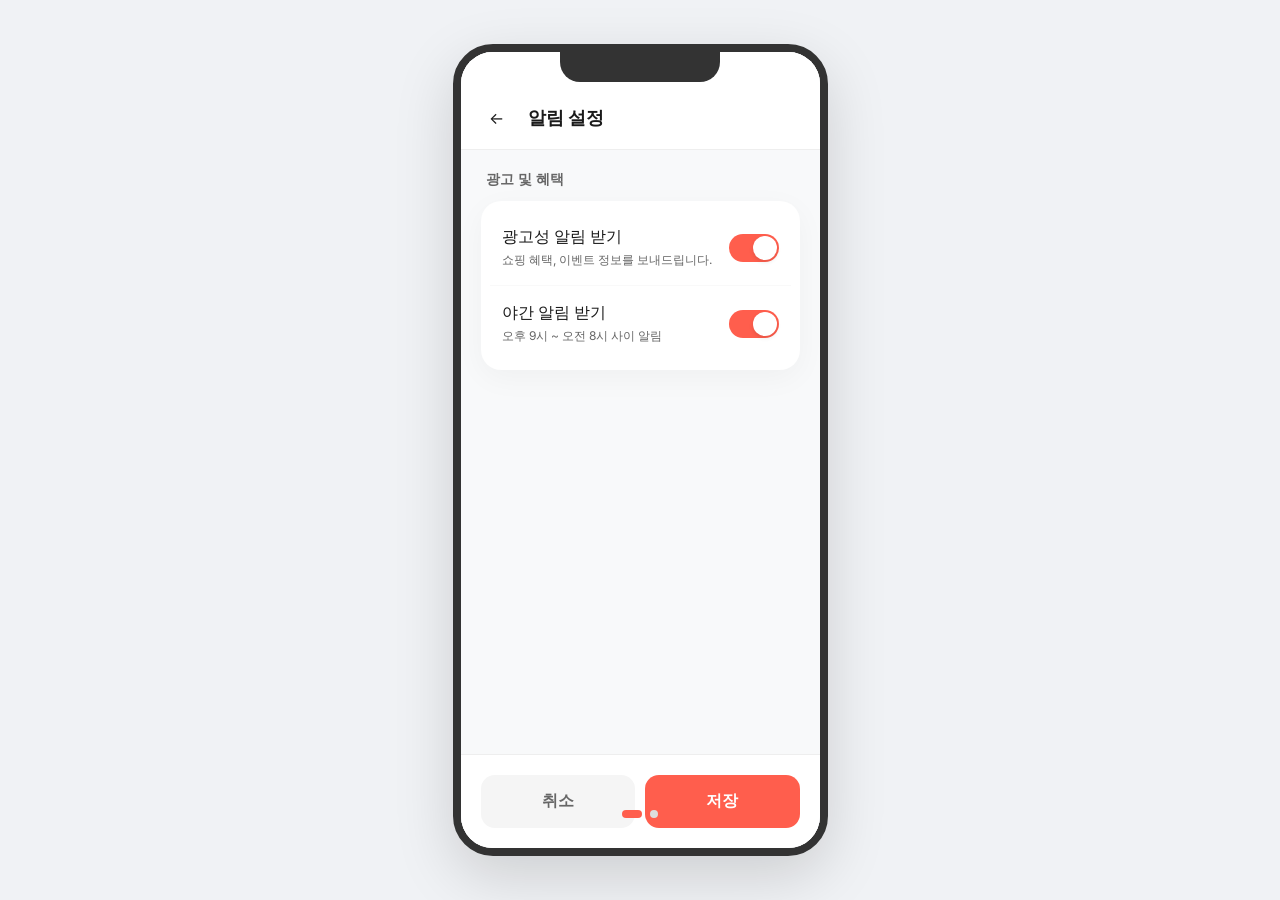
<file: index_version_c.html>
<!DOCTYPE html>
<html lang="ko">
<head>
    <meta charset="UTF-8">
    <meta name="viewport" content="width=device-width, initial-scale=1.0">
    <title>App Push Consent Redesign Demo - Version C</title>
    <link href="https://fonts.googleapis.com/css2?family=Inter:wght@400;500;600&family=Outfit:wght@400;600;700&display=swap" rel="stylesheet">
    <style>
        :root {
            --primary: #FF5E4D;
            --primary-light: #FF8E82;
            --bg: #F8F9FA;
            --card-bg: #FFFFFF;
            --text-main: #1A1A1A;
            --text-sub: #666666;
            --border: #EEEEEE;
            --shadow: 0 8px 30px rgba(0, 0, 0, 0.04);
            --transition: all 0.3s cubic-bezier(0.4, 0, 0.2, 1);
        }

        * {
            box-sizing: border-box;
            -webkit-tap-highlight-color: transparent;
        }

        body {
            font-family: 'Inter', -apple-system, BlinkMacSystemFont, sans-serif;
            background-color: #f0f2f5;
            margin: 0;
            display: flex;
            justify-content: center;
            align-items: center;
            min-height: 100vh;
            color: var(--text-main);
        }

        /* Mobile Frame */
        .phone-frame {
            width: 375px;
            height: 812px;
            background: var(--bg);
            border-radius: 40px;
            box-shadow: 0 20px 60px rgba(0, 0, 0, 0.15);
            position: relative;
            overflow: hidden;
            border: 8px solid #333;
        }

        .notch {
            position: absolute;
            top: 0;
            left: 50%;
            transform: translateX(-50%);
            width: 160px;
            height: 30px;
            background: #333;
            border-bottom-left-radius: 20px;
            border-bottom-right-radius: 20px;
            z-index: 100;
        }

        .screen {
            height: 100%;
            display: flex;
            flex-direction: column;
            position: absolute;
            top: 0;
            left: 0;
            width: 100%;
            transition: var(--transition);
            background: var(--bg);
        }

        .screen.hidden {
            transform: translateX(100%);
            opacity: 0;
            pointer-events: none;
        }

        /* Header */
        header {
            padding: 50px 20px 15px;
            background: #fff;
            display: flex;
            align-items: center;
            gap: 15px;
            border-bottom: 1px solid var(--border);
        }

        .back-btn {
            cursor: pointer;
            width: 32px;
            height: 32px;
            display: flex;
            align-items: center;
            justify-content: center;
            border-radius: 50%;
            transition: var(--transition);
        }

        .back-btn:hover {
            background: #f5f5f5;
        }

        h1 {
            font-family: 'Outfit', sans-serif;
            font-size: 18px;
            font-weight: 600;
            margin: 0;
            flex: 1;
        }

        /* Content Areas */
        .content {
            padding: 20px;
            flex: 1;
            overflow-y: auto;
        }

        .section-title {
            font-size: 14px;
            font-weight: 600;
            color: var(--text-sub);
            margin-bottom: 12px;
            padding-left: 5px;
        }

        .card {
            background: var(--card-bg);
            border-radius: 20px;
            padding: 8px;
            box-shadow: var(--shadow);
            margin-bottom: 24px;
            border: 1px solid rgba(255, 255, 255, 0.5);
        }

        .row {
            display: flex;
            align-items: center;
            justify-content: space-between;
            padding: 16px 12px;
            gap: 12px;
        }

        .row:not(:last-child) {
            border-bottom: 1px solid #f9f9f9;
        }

        .label-group {
            display: flex;
            flex-direction: column;
            gap: 4px;
        }

        .main-label {
            font-size: 16px;
            font-weight: 500;
        }

        .sub-label {
            font-size: 12px;
            color: var(--text-sub);
        }

        /* Toggles */
        .toggle {
            width: 50px;
            height: 28px;
            background: #E5E7EB;
            border-radius: 14px;
            position: relative;
            cursor: pointer;
            transition: var(--transition);
        }

        .toggle::after {
            content: '';
            position: absolute;
            top: 2px;
            left: 2px;
            width: 24px;
            height: 24px;
            background: #fff;
            border-radius: 50%;
            box-shadow: 0 2px 4px rgba(0,0,0,0.1);
            transition: var(--transition);
        }

        .toggle.active {
            background: var(--primary);
        }

        .toggle.active::after {
            left: 24px;
        }

        /* Checkboxes */
        .checkbox-grid {
            display: grid;
            grid-template-columns: 1fr 1fr;
            gap: 10px;
            padding: 8px;
            transition: var(--transition);
        }

        .checkbox-item {
            display: flex;
            align-items: center;
            gap: 8px;
            padding: 12px;
            background: #F9FAFB;
            border: 1px solid #EDEDED;
            border-radius: 12px;
            cursor: pointer;
            transition: var(--transition);
            font-size: 14px;
            font-weight: 500;
        }

        .checkbox-item.checked {
            background: #FFF5F4;
            border-color: var(--primary-light);
            color: var(--primary);
        }

        .check-circle {
            width: 20px;
            height: 20px;
            border: 2px solid #D1D5DB;
            border-radius: 50%;
            display: flex;
            align-items: center;
            justify-content: center;
            transition: var(--transition);
        }

        .checkbox-item.checked .check-circle,
        .check-circle.checked {
            background: var(--primary);
            border-color: var(--primary);
        }

        .checkbox-item.checked .check-circle::after,
        .check-circle.checked::after {
            content: '✓';
            color: #fff;
            font-size: 12px;
            font-weight: bold;
        }

        /* Footer */
        .footer-btns {
            padding: 20px;
            background: #fff;
            border-top: 1px solid var(--border);
            display: flex;
            gap: 10px;
        }

        .btn {
            flex: 1;
            padding: 16px;
            border-radius: 14px;
            border: none;
            font-size: 16px;
            font-weight: 600;
            cursor: pointer;
            transition: var(--transition);
        }

        .btn-secondary {
            background: #f5f5f5;
            color: var(--text-sub);
        }

        .btn-primary {
            background: var(--primary);
            color: #fff;
        }

        /* Bottom Sheet */
        .overlay {
            position: absolute;
            top: 0;
            left: 0;
            right: 0;
            bottom: 0;
            background: rgba(0,0,0,0.5);
            z-index: 1000;
            opacity: 0;
            pointer-events: none;
            transition: opacity 0.3s ease;
        }
        .overlay.show {
            opacity: 1;
            pointer-events: auto;
        }

        .bottom-sheet {
            position: absolute;
            bottom: 0;
            left: 0;
            right: 0;
            background: #fff;
            border-top-left-radius: 24px;
            border-top-right-radius: 24px;
            padding: 32px 24px 24px;
            z-index: 1001;
            transform: translateY(100%);
            transition: transform 0.3s cubic-bezier(0.4, 0, 0.2, 1);
            text-align: center;
        }
        .bottom-sheet.show {
            transform: translateY(0);
        }

        .bs-content {
            font-size: 18px;
            font-weight: 600;
            color: var(--text-main);
            margin-bottom: 24px;
            line-height: 1.5;
            text-align: center;
        }

        .bs-btn-group {
            display: flex;
            gap: 12px;
            width: 100%;
        }

        .bs-btn {
            flex: 1;
            padding: 16px;
            border: none;
            border-radius: 14px;
            font-size: 15px;
            font-weight: 600;
            cursor: pointer;
            transition: var(--transition);
        }

        .bs-btn-secondary {
            background: #f1f3f5;
            color: var(--text-sub);
        }

        .bs-btn-primary {
            background: var(--primary);
            color: #fff;
        }

        /* Nav */
        .nav-indicator {
            position: absolute;
            bottom: 30px;
            left: 0;
            right: 0;
            display: flex;
            justify-content: center;
            gap: 8px;
            pointer-events: none;
        }
        .dot {
            width: 8px;
            height: 8px;
            border-radius: 50%;
            background: #DDD;
        }
        .dot.active {
            background: var(--primary);
            width: 20px;
            border-radius: 4px;
        }

        .toast {
            position: absolute;
            bottom: 100px;
            left: 20px;
            right: 20px;
            background: rgba(0,0,0,0.8);
            color: #fff;
            padding: 12px;
            border-radius: 10px;
            text-align: center;
            opacity: 0;
            transform: translateY(20px);
            transition: var(--transition);
            z-index: 1000;
        }
        .toast.show {
            opacity: 1;
            transform: translateY(0);
        }
    </style>
</head>
<body>

    <div class="phone-frame">
        <div class="notch"></div>
        <div id="toast" class="toast">저장되었습니다!</div>

        <!-- Bottom Sheet Popup -->
        <div id="overlay" class="overlay" onclick="app.closeBS()"></div>
        <div id="bottom-sheet" class="bottom-sheet">
            <div class="bs-content">맞춤형 혜택도 같이 받아 보시겠어요?</div>
            <div class="bs-btn-group">
                <button class="bs-btn bs-btn-secondary" onclick="app.declineMarketingOffer()">다음에요</button>
                <button class="bs-btn bs-btn-primary" onclick="app.acceptMarketingOffer()">혜택 받을게요</button>
            </div>
        </div>

        <!-- Screen 1: Notification Settings -->
        <div id="screen-1" class="screen">
            <header>
                <div class="back-btn" onclick="app.navTo(2)">←</div>
                <h1>알림 설정</h1>
            </header>
            <div class="content">
                <div class="section-title">광고 및 혜택</div>
                <div class="card">
                    <!-- Standard Ad Toggle -->
                    <div class="row" onclick="app.toggleAd()">
                        <div class="label-group">
                            <span class="main-label">광고성 알림 받기</span>
                            <span class="sub-label">쇼핑 혜택, 이벤트 정보를 보내드립니다.</span>
                        </div>
                        <div id="ad-toggle" class="toggle active"></div>
                    </div>
                    
                    <div class="row" onclick="app.toggleNight()">
                        <div class="label-group">
                            <span class="main-label">야간 알림 받기</span>
                            <span class="sub-label">오후 9시 ~ 오전 8시 사이 알림</span>
                        </div>
                        <div id="night-toggle" class="toggle active"></div>
                    </div>
                </div>
            </div>
            <div class="footer-btns">
                <button class="btn btn-secondary">취소</button>
                <button class="btn btn-primary" onclick="app.showToast()">저장</button>
            </div>
            <div class="nav-indicator">
                <div class="dot active"></div>
                <div class="dot"></div>
            </div>
        </div>

        <!-- Screen 2: User Info Management -->
        <div id="screen-2" class="screen hidden">
            <header>
                <div class="back-btn" onclick="app.navTo(1)">←</div>
                <h1>회원정보관리</h1>
            </header>
            <div class="content">
                <div class="section-title">마케팅 활용 동의</div>
                <div class="card">
                    <div class="row" onclick="app.toggleMainConsent()">
                        <div style="display:flex; align-items:center; gap:8px;">
                            <div id="main-checkbox" class="check-circle checked" style="border-radius: 4px;"></div>
                            <span class="main-label">맞춤형 마케팅 동의 (선택)</span>
                        </div>
                        <span style="font-size:12px; color:var(--text-sub); text-decoration: underline;">상세보기</span>
                    </div>
                    
                    <div id="sub-channels" class="checkbox-grid">
                        <div class="checkbox-item checked" onclick="app.toggleSub(this, event)">
                            <div class="check-circle"></div> <span>이메일</span>
                        </div>
                        <div class="checkbox-item checked" onclick="app.toggleSub(this, event)">
                            <div class="check-circle"></div> <span>문자</span>
                        </div>
                        <div class="checkbox-item checked" onclick="app.toggleSub(this, event)">
                            <div class="check-circle"></div> <span>전화</span>
                        </div>
                        <div class="checkbox-item checked" onclick="app.toggleSub(this, event)">
                            <div class="check-circle"></div> <span>지류</span>
                        </div>
                    </div>
                </div>
            </div>
            <div class="footer-btns">
                <button class="btn btn-primary" onclick="app.navTo(1)">설정 화면 보기</button>
            </div>
            <div class="nav-indicator">
                <div class="dot"></div>
                <div class="dot active"></div>
            </div>
        </div>
    </div>

    <script>
        const app = {
            init() {
                console.log('App initialized - Version C');
                this.adToggle = document.getElementById('ad-toggle');
                this.nightToggle = document.getElementById('night-toggle');
                
                this.mainCheckbox = document.getElementById('main-checkbox');
                this.subGrid = document.getElementById('sub-channels');
                this.subItems = this.subGrid.querySelectorAll('.checkbox-item');
                
                this.screen1 = document.getElementById('screen-1');
                this.screen2 = document.getElementById('screen-2');
                this.toast = document.getElementById('toast');
                
                this.overlay = document.getElementById('overlay');
                this.bottomSheet = document.getElementById('bottom-sheet');
            },

            toggleAd() {
                const isActive = this.adToggle.classList.toggle('active');
                if (isActive) {
                    this.nightToggle.classList.add('active');
                    
                    // Show marketing setup bottom sheet if we aren't already subscribed
                    if (!this.mainCheckbox.classList.contains('checked')) {
                        this.showBS();
                    }
                } else {
                    this.nightToggle.classList.remove('active');
                }
            },

            acceptMarketingOffer() {
                this.mainCheckbox.classList.add('checked');
                this.subGrid.style.opacity = "1";
                this.closeBS();
                
                // Show toast for feedback
                this.toast.innerText = '맞춤형 마케팅 혜택이 적용되었습니다!';
                this.showToast();
                setTimeout(() => { this.toast.innerText = '저장되었습니다!'; }, 3000);
            },

            declineMarketingOffer() {
                this.closeBS();
            },

            toggleNight() {
                this.nightToggle.classList.toggle('active');
            },

            // Screen 2 Main Toggle
            toggleMainConsent() {
                const isChecked = this.mainCheckbox.classList.toggle('checked');
                
                if (isChecked) {
                    this.subGrid.style.opacity = "1";
                    this.subItems.forEach(item => item.classList.add('checked'));
                } else {
                    this.subGrid.style.opacity = "0.4";
                    this.subItems.forEach(item => item.classList.remove('checked'));
                }
            },

            toggleSub(el, event) {
                event.stopPropagation();
                const isChecked = el.classList.toggle('checked');
                
                // Upward dependency logic
                if (isChecked && !this.mainCheckbox.classList.contains('checked')) {
                    this.mainCheckbox.classList.add('checked');
                    this.subGrid.style.opacity = "1";
                }
            },

            showBS() {
                this.overlay.classList.add('show');
                this.bottomSheet.classList.add('show');
            },

            closeBS() {
                this.overlay.classList.remove('show');
                this.bottomSheet.classList.remove('show');
            },

            navTo(screenNum) {
                if (screenNum === 1) {
                    this.screen1.classList.remove('hidden');
                    this.screen2.classList.add('hidden');
                } else {
                    this.screen1.classList.add('hidden');
                    this.screen2.classList.remove('hidden');
                }
            },

            showToast() {
                this.toast.classList.add('show');
                setTimeout(() => this.toast.classList.remove('show'), 3000);
            }
        };

        window.onload = () => app.init();
    </script>
</body>
</html>
</file>
<file: hmall_consent_ui/style.css>
:root {
    --primary-color: #FF6B00;
    --primary-hover: #E55C00;
    --text-main: #1A1A1A;
    --text-sub: #666666;
    --bg-light: #FFFFFF;
    --bg-gray: #F5F5F5;
    --border-color: #EAEAEA;
    --font-family: 'Noto Sans KR', sans-serif;
}

* {
    margin: 0;
    padding: 0;
    box-sizing: border-box;
    -webkit-tap-highlight-color: transparent;
}

body {
    font-family: var(--font-family);
    background-color: #333; 
    display: flex;
    justify-content: center;
    align-items: center;
    min-height: 100vh;
}

.app-background {
    width: 375px; 
    height: 812px; 
    position: relative;
    overflow: hidden;
    background-color: #E2DBD6;
    background-image: url('https://images.unsplash.com/photo-1542204165-65bf26472b9b?q=80&w=1974&auto=format&fit=crop'); 
    background-size: cover;
    background-position: center;
    border-radius: 40px;
    box-shadow: 0 20px 40px rgba(0,0,0,0.5);
    border: 8px solid #111;
}

.overlay {
    position: absolute;
    top: 0;
    left: 0;
    right: 0;
    bottom: 0;
    background-color: rgba(0, 0, 0, 0.55);
    z-index: 10;
    opacity: 1;
    transition: opacity 0.3s ease;
}

.overlay.hide {
    opacity: 0;
    pointer-events: none;
}

.bottom-sheet {
    position: absolute;
    bottom: 0;
    left: 0;
    width: 100%;
    background-color: var(--bg-light);
    border-top-left-radius: 24px;
    border-top-right-radius: 24px;
    padding: 24px 20px 34px;
    z-index: 20;
    transform: translateY(0);
    transition: transform 0.4s cubic-bezier(0.16, 1, 0.3, 1);
    box-shadow: 0 -4px 24px rgba(0,0,0,0.08);
}

.bottom-sheet.closed {
    transform: translateY(100%);
}

.drag-handle {
    width: 40px;
    height: 4px;
    background-color: #DDDDDD;
    border-radius: 2px;
    margin: 0 auto 20px;
}

.header {
    text-align: left;
    margin-bottom: 24px;
}

.logo {
    font-weight: 800;
    font-size: 16px;
    color: var(--primary-color);
    margin-bottom: 10px;
    letter-spacing: -0.5px;
}

.main-title {
    font-size: 20px;
    font-weight: 700;
    color: var(--text-main);
    line-height: 1.4;
    margin-bottom: 8px;
    letter-spacing: -0.5px;
    word-break: keep-all;
}

.highlight {
    color: var(--primary-color);
}

.description {
    font-size: 14px;
    color: var(--text-sub);
    line-height: 1.5;
    letter-spacing: -0.3px;
    word-break: keep-all;
}

.benefits-list {
    display: flex;
    flex-direction: column;
    gap: 16px;
    margin-bottom: 24px;
}

.benefit-item {
    display: flex;
    align-items: flex-start;
    gap: 16px;
}

.icon-container {
    width: 48px;
    height: 48px;
    border-radius: 14px;
    background-color: #FFF5EE;
    display: flex;
    justify-content: center;
    align-items: center;
    flex-shrink: 0;
    box-shadow: 0 4px 10px rgba(255, 107, 0, 0.08);
}

.icon-svg {
    width: 24px;
    height: 24px;
}

.benefit-content {
    flex: 1;
    padding-top: 2px;
}

.benefit-title {
    font-size: 15px;
    font-weight: 700;
    color: var(--text-main);
    margin-bottom: 4px;
    letter-spacing: -0.3px;
}

.benefit-desc {
    font-size: 13px;
    color: #888;
    line-height: 1.4;
    letter-spacing: -0.3px;
    word-break: keep-all;
}

.consent-link {
    display: inline-block;
    font-size: 13px;
    color: #A0A0A0;
    text-decoration: underline;
    margin-bottom: 24px;
    letter-spacing: -0.2px;
    transition: color 0.2s;
}

.consent-link:hover {
    color: #666;
}

.button-group {
    display: flex;
    flex-direction: column;
    gap: 10px;
}

.btn-primary {
    width: 100%;
    padding: 16px;
    background-color: var(--primary-color);
    color: white;
    border: none;
    border-radius: 12px;
    font-size: 16px;
    font-weight: 700;
    cursor: pointer;
    transition: background-color 0.2s, transform 0.1s;
    letter-spacing: -0.3px;
}

.btn-primary:hover {
    background-color: var(--primary-hover);
}

.btn-primary:active {
    transform: scale(0.98);
}

.btn-secondary {
    width: 100%;
    padding: 14px;
    background-color: transparent;
    color: #A0A0A0;
    border: none;
    font-size: 14px;
    font-weight: 500;
    cursor: pointer;
    transition: color 0.2s;
    letter-spacing: -0.3px;
}

.btn-secondary:hover {
    color: #777;
}
</file>
